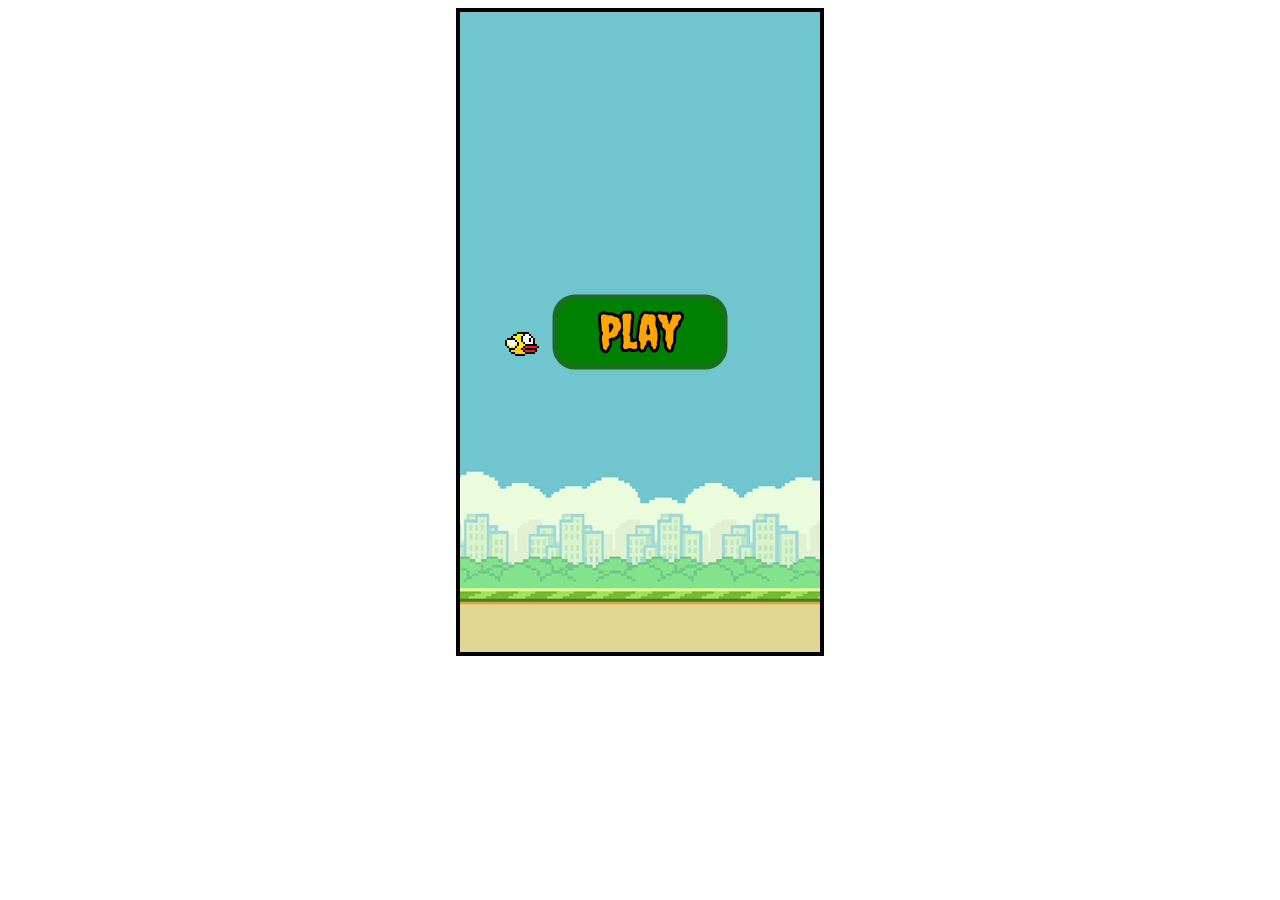
<file: Flappybird/index.html>
<!DOCTYPE html>
<html>
    <head>
        <meta charset="UTF-8">
        <meta name="viewport" content="width=device-width, initial-scale=1.0">
        <title>FlappyBird</title>
        <link rel="stylesheet" href="flappybird.css">
        <link rek="preconnect" href="https://fonts.googleapis.com">
        <link rel="preconnect" href="https://fonts.gstatic.com" crossorigin>
        <link href="https://fonts.googleapis.com/css2?family=Creepster&display=swap" rel="stylesheet">
        <script src="flappybird.js"></script>
    </head>
    <body>
        <canvas id="board"></canvas>
        
    </body>
</html>
</file>
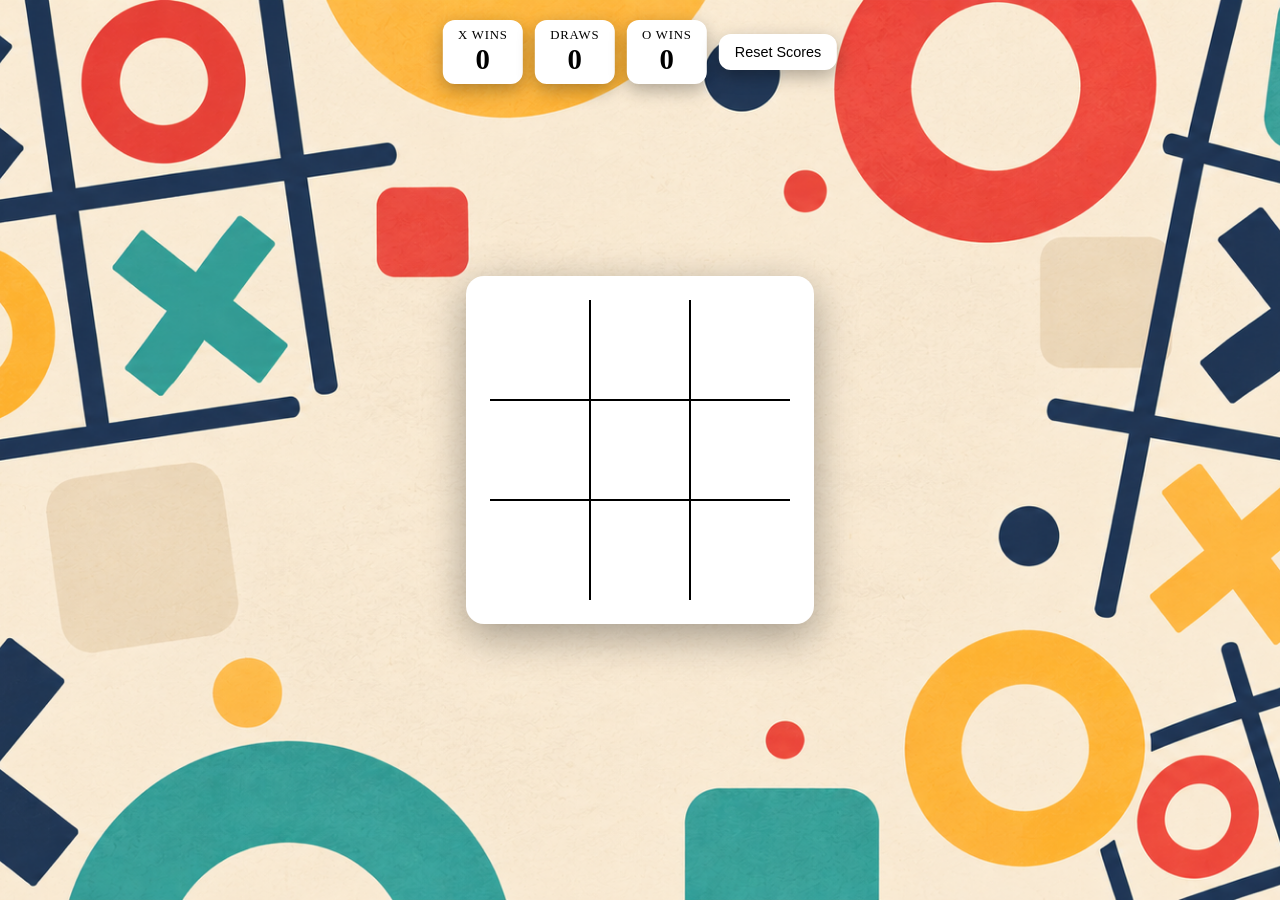
<file: TicTacToe/index.html>
<!DOCTYPE html>
<html lang="en">
<head>
    <meta charset="UTF-8">
    <meta http-equiv="X-UA-Compatible" content="IE=edge">
    <meta name="viewport" content="width=device-width, initial-scale=1.0">
    <link rel="stylesheet" href="tictactoe.css">
    <title>Tic Tac Toe</title>
    <script src="tictactoe.js" defer></script>
</head>
<body>

    <div class="scoreboard">
        <div class="score-box">
            <span class="score-label">X Wins</span>
            <span class="score-value" id="scoreX">0</span>
        </div>
        <div class="score-box">
            <span class="score-label">Draws</span>
            <span class="score-value" id="scoreDraw">0</span>
        </div>
        <div class="score-box">
            <span class="score-label">O Wins</span>
            <span class="score-value" id="scoreO">0</span>
        </div>
        <button id="resetScoreButton">Reset Scores</button>
    </div>


    <div class="board o" id="board">
        <div class="cell" data-cell></div>
        <div class="cell" data-cell></div>
        <div class="cell" data-cell></div>
        <div class="cell" data-cell></div>
        <div class="cell" data-cell></div>
        <div class="cell" data-cell></div>
        <div class="cell" data-cell></div>
        <div class="cell" data-cell></div>
        <div class="cell" data-cell></div>
    </div> 

    <div class="win-line" id="winLine"></div>

   
    <div class="winning-message" id="winningMessage">
        <div class="winning-card">
            <div class="winning-text" data-winning-message-text></div>
            <button id="restartButton">Restart</button>
        </div>
    </div>
</body>
</html>
</file>
<file: Flappybird/flappybird.css>
body {
    font-family:'Courier New', Courier, monospace;
    text-align: center;
}
#board {
    background-color: #70c5ce; 
    background-image: url('./flappybirdbg.png');
    border: 4px solid black; 
}
</file>
<file: TicTacToe/tictactoe.css>
*, *::after, *::before {
  box-sizing: border-box;
  margin: 0;
  padding: 0;
}

:root {
    --cell-size: 100px;
    --mark-size: calc(var(--cell-size) * 0.9);
}


body {
    margin: 0;
    min-height: 100vh;
    display: grid;
    place-items: center;

    /*Background Image */
    background-color: palegoldenrod;
    background-image: url(tictactoebg.png);
    background-size: cover;
    background-position: center;
    background-repeat: no-repeat;
    background-attachment: fixed;
}

.board {
   /* width: 100vw;
    height: 100vh;
    display: grid;
    justify-content: center;
    align-content: center;
    grid-template-columns: repeat(3, auto);
    align-items: center;*/
    position: relative;
    --board-padding: 24px;
    width: calc(var(--cell-size)*3 + var(--board-padding)*2);
    height: calc(var(--cell-size)*3 + var(--board-padding)*2);
    padding: var(--board-padding);
    background-color: white;
    border-radius: 18px;
    box-shadow: 0 12px 40px rgba(0, 0, 0, 0.35);


    display: grid;
    justify-content: center;
    align-content: center;
    grid-template-columns: repeat(3, var(--cell-size));
    align-items: center;
}

.cell {
    width: var(--cell-size);
    height: var(--cell-size);
    border: 1px solid black;
    display: flex;
    justify-content: center;
    align-items: center;
    position: relative;
    cursor: pointer;
}

.cell:first-child,
.cell:nth-child(2),
.cell:nth-child(3) {
    border-top: none;
}


.cell:nth-child(3n + 1) {
    border-left: none;
}

.cell:nth-child(3n + 3) {
    border-right: none;
}

.cell:nth-child(9),
.cell:nth-child(7),
.cell:nth-child(8) {
    border-bottom: none;
}

.cell.x,
.cell.o {
    pointer-events: none;
}

.cell.x::before,
.cell.x::after,
.cell.o::before {
    background-color: black;

}



.board.x .cell:hover::before,
.board.x .cell:hover::after,
.board.o .cell:hover::before{
 background-color: lightgrey;
}



.cell.x::before,
.cell.x::after,
.board.x .cell:hover::before,
.board.x .cell:hover::after {
    content: '';
    position: absolute;
    width: calc(var(--mark-size) * 0.15);
    height: var(--mark-size);
}


.cell.x::before,
.board.x .cell:hover::before {
    transform: rotate(45deg);
}
.cell.x::after,
.board.x .cell:hover::after {
    transform: rotate(-45deg);
}

.cell.o::before,
.cell.o::after,
.board.o .cell:hover::before,
.board.o .cell:hover::after {
    content: '';
    border-radius: 50%;
    position: absolute;
    
}

.cell.o::before,
.board.o .cell:hover::before {
    width: var(--mark-size);
    height: var(--mark-size);
    
}
.cell.o::after,
.board.o .cell:hover::after {
    width: calc(var(--mark-size) * 0.7);
    height: calc(var(--mark-size) * 0.7);
    background-color: white;
}

.winning-message {
    display: none;
    position: fixed;
    z-index: 10;
    inset: 0;
    padding: 20px;
    justify-content: center;
    align-items: center;
    background-color: rgba(126, 192, 222, 0.9);
    
}


.winning-message.show {
    display: flex;
    animation: overlayFade 0.3s ease-out;
}

.winning-card {
    --accent : gold;
    display: flex;             
    flex-direction: column;    
    align-items: center;      
    gap: 28px;                 
    max-width: 90vw;
    padding: 32px 52px 40px;
    text-align: center;
    background-color: white;
    border-top: 10px solid var(--accent);
    border-radius: 24px;
    box-shadow: 0 20px 60px rgba(0, 0, 0, .45);
    animation: cardPop 0.45s cubic-bezier(0.2, 1.3, 0.4, 1);
}

.winning-message[data-result="x"] .winning-card {--accent: red}
.winning-message[data-result="o"] .winning-card {--accent: lime}



.winning-card .winning-text {
    margin: 0;
    font-size: 3.6rem;
    font-weight: 800;
    line-height: 1.1;
    text-align: center;
    color: var(--accent);
}

.scoreboard {
    position: fixed;
    top: 20px;
    left: 50%;
    transform: translateX(-50%);
    display: flex;
    align-items: center;
    gap: 12px;
    z-index: 5;
}

#restartButton {
    margin: 0;                  
    padding: 0.7em 1.8em;
    font-size: 1.3rem;
    font-weight: bold;
    color: white;
    background-color: #fbf72c;
    border: none;
    border-color: var(--accent);
    border-radius: 999px;
    cursor: pointer;
    box-shadow: 0 8px 20px rgba(80, 67, 196, 0.4);
    transition: transform 0.15s ease, box-shadow 0.15s ease, background-color 0.15s ease;
}

#restartButton:hover {
    background-color: var(--accent);
    color: #4563b6;
    transform: translateY(-3px);
    box-shadow: 0 12px 24px rgba(29, 43, 83, 0.45);

}

#restartButton:active {
    transform: translateY(0);
}

@keyframes overlayFade {
    from {opacity: 0;}
    to {opacity: 1;}
}

@keyframes cardPop {
    from {opacity: 0; transform: scale(0.8) translateY(20px);}
    to {opacity: 1; transform: scale(1) translateY(0);}
}

.score-box {
    display: flex;
    flex-direction: column;
    flex-wrap: wrap;
    justify-content: center;
    align-items: center;
    min-width: 80px;
    padding: 8px 14px;
    border: none;
    border-radius: 12px;
    background-color: white;
    box-shadow: 0 6px 18px rgba(0, 0, 0, 0.3);
}

.score-label {
    font-size: 0.8rem;
    text-transform: uppercase;
    letter-spacing: 0.05rem;
}
.score-value {
    font-size: 1.8rem;
    font-weight: bold;
}

#resetScoreButton {
    padding: 10px 16px;
    font-size: 0.9rem;
    background-color: white;
    border: none;
    border-radius: 12px;
    box-shadow: 0 6px 18px rgba(0, 0, 0, 0.3);
    cursor: pointer;
}

#resetScoreButton:hover {
    background-color: black;
    color: white;
}

.win-line {
    --line-thickness: 10px;
    position: fixed;            
    left: var(--line-x);
    top: var(--line-y);
    margin-top: calc(var(--line-thickness)/-2);
    height: var(--line-thickness);
    width: 0;
    border-radius: 999px;
    opacity: 0;
    transform-origin: 0 50%;
    transform: rotate(var(--line-angle));
    pointer-events: none;
    z-index: 3;
    box-shadow: 0 0 12px rgba(0, 0, 0, 0.35)
}

.win-line.x-line {
    background-color: red;
}
.win-line.o-line {
    background-color: lime;
}
.win-line.show {
    width: var(--line-length);
    opacity: 1;
    transition: width 0.6s ease-out, opacity 0.2s ease-out;
}
.board.game-over .cell {
    pointer-events: none;
}
</file>
